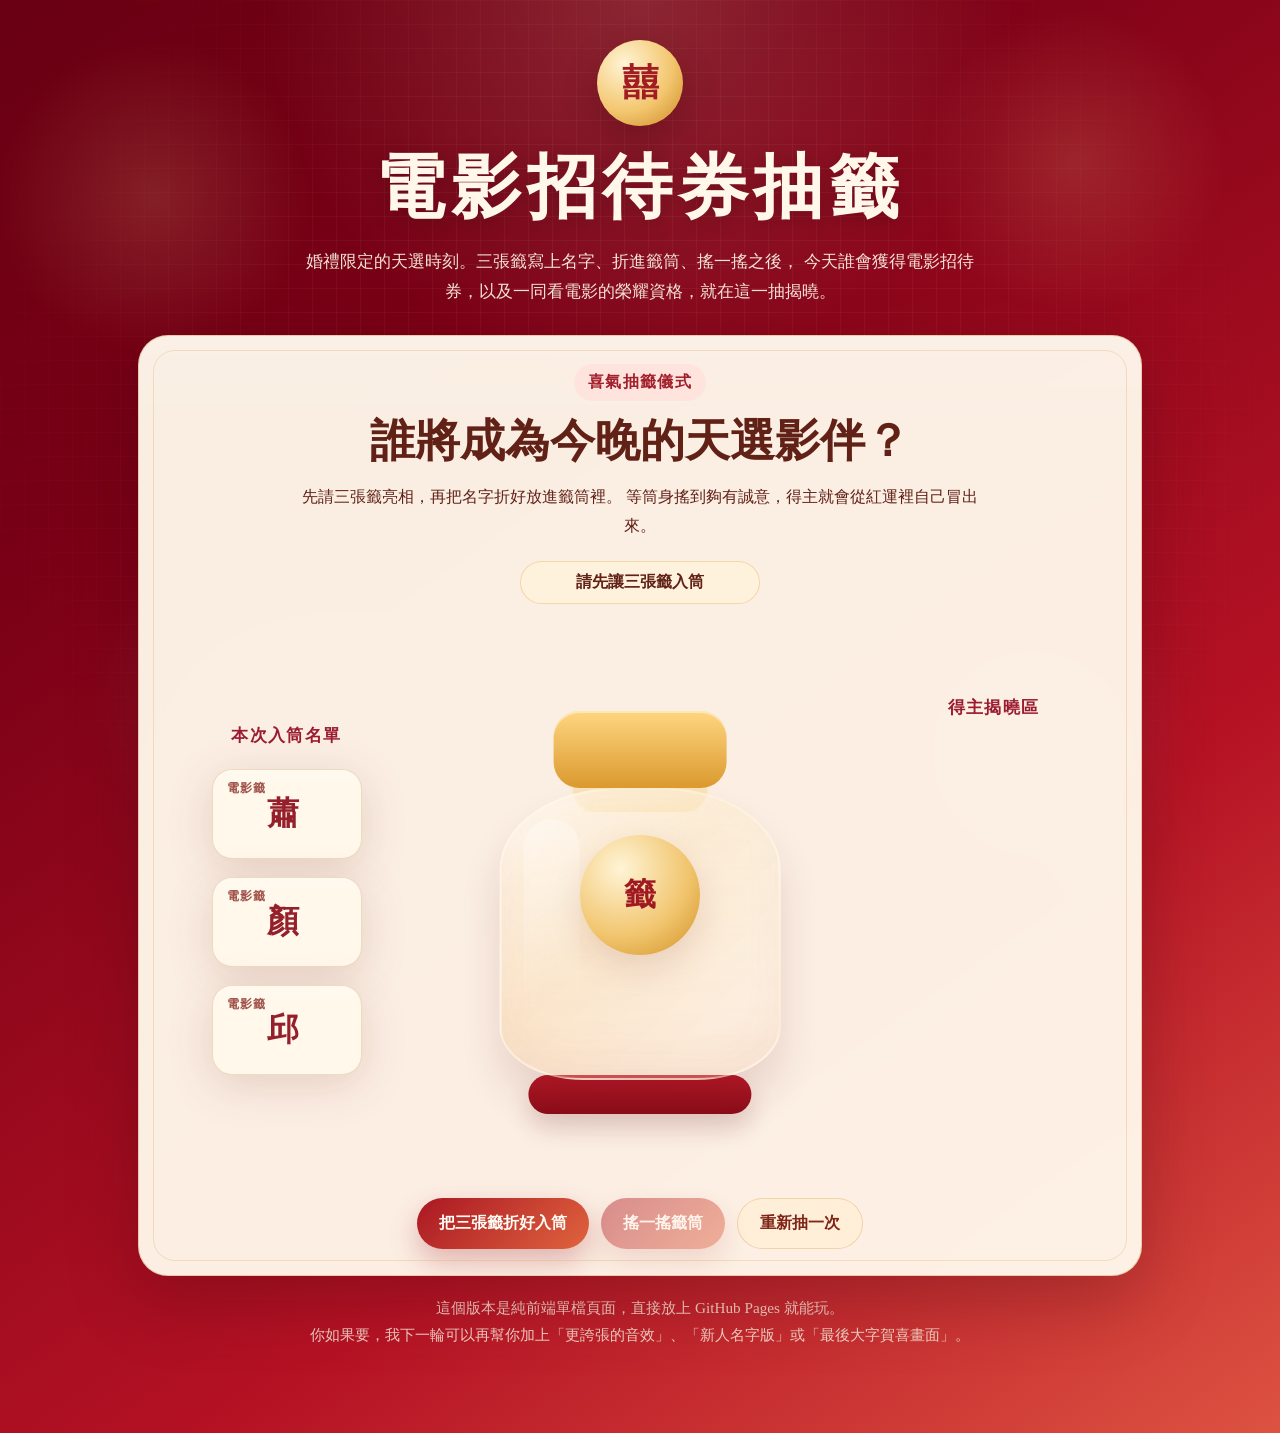
<file: index.html>
<!DOCTYPE html>
<html lang="zh-Hant">
<head>
  <meta charset="UTF-8">
  <meta name="viewport" content="width=device-width, initial-scale=1.0">
  <title>電影招待券抽籤｜婚禮限定</title>
  <style>
    :root {
      --red-1: #790016;
      --red-2: #b51224;
      --red-3: #d93538;
      --gold-1: #f8d78d;
      --gold-2: #d7982f;
      --paper: #fff8eb;
      --ink: #612117;
      --line: rgba(155, 80, 37, 0.25);
      --shadow: 0 24px 70px rgba(57, 7, 14, 0.28);
      --good: #7f131f;
    }

    * {
      box-sizing: border-box;
    }

    html,
    body {
      margin: 0;
      min-height: 100%;
      font-family: "PingFang TC", "Noto Serif TC", "Microsoft JhengHei", serif;
      color: var(--ink);
      background:
        radial-gradient(circle at top, rgba(255, 234, 200, 0.16), transparent 24%),
        linear-gradient(145deg, #690013 0%, var(--red-1) 25%, var(--red-2) 68%, #dd5241 100%);
    }

    body {
      overflow-x: hidden;
      position: relative;
    }

    body::before,
    body::after {
      content: "";
      position: fixed;
      inset: 0;
      pointer-events: none;
      z-index: 0;
    }

    body::before {
      background:
        radial-gradient(circle at 12% 22%, rgba(255, 218, 151, 0.14), transparent 12%),
        radial-gradient(circle at 84% 18%, rgba(255, 218, 151, 0.14), transparent 12%),
        radial-gradient(circle at 20% 78%, rgba(255, 244, 220, 0.08), transparent 14%),
        radial-gradient(circle at 80% 82%, rgba(255, 244, 220, 0.08), transparent 14%);
    }

    body::after {
      background-image:
        linear-gradient(rgba(255, 232, 193, 0.05) 1px, transparent 1px),
        linear-gradient(90deg, rgba(255, 232, 193, 0.05) 1px, transparent 1px);
      background-size: 24px 24px;
      mask-image: radial-gradient(circle at center, black 42%, transparent 88%);
      -webkit-mask-image: radial-gradient(circle at center, black 42%, transparent 88%);
    }

    .glow {
      position: fixed;
      top: -12vh;
      width: 64px;
      aspect-ratio: 0.75;
      border-radius: 18px;
      background: linear-gradient(180deg, #ffd18d 0%, #ff9a58 18%, #c91927 100%);
      box-shadow: 0 0 30px rgba(255, 197, 103, 0.35);
      opacity: 0.72;
      z-index: 0;
      animation: floatDown linear infinite;
    }

    .glow::before,
    .glow::after {
      content: "";
      position: absolute;
      left: 50%;
      transform: translateX(-50%);
    }

    .glow::before {
      top: 7px;
      width: 30px;
      height: 10px;
      background: rgba(255, 245, 226, 0.52);
      border-radius: 999px;
    }

    .glow::after {
      bottom: -16px;
      width: 2px;
      height: 20px;
      background: rgba(255, 233, 198, 0.8);
    }

    .shell {
      position: relative;
      z-index: 1;
      width: min(100%, 1040px);
      margin: 0 auto;
      padding: 28px 18px 70px;
    }

    .hero {
      text-align: center;
      padding: 12px 4px 28px;
    }

    .crest {
      width: 86px;
      height: 86px;
      margin: 0 auto 14px;
      display: grid;
      place-items: center;
      border-radius: 50%;
      background: radial-gradient(circle at 32% 28%, #fff4d4 0%, #f3c66f 56%, #cb881f 100%);
      box-shadow: 0 14px 34px rgba(53, 6, 10, 0.26);
      color: #a21d23;
      font-size: 2.3rem;
      font-weight: 700;
    }

    .hero h1 {
      margin: 0;
      font-size: clamp(2.2rem, 6vw, 4.4rem);
      letter-spacing: 0.08em;
      color: #fff7e9;
      text-shadow: 0 4px 18px rgba(66, 10, 15, 0.35);
    }

    .hero p {
      width: min(100%, 700px);
      margin: 12px auto 0;
      line-height: 1.8;
      font-size: 1.04rem;
      color: rgba(255, 246, 230, 0.92);
    }

    .card {
      position: relative;
      overflow: hidden;
      border-radius: 30px;
      border: 1px solid rgba(199, 133, 66, 0.35);
      background:
        linear-gradient(180deg, rgba(255, 255, 255, 0.11), transparent 10%),
        rgba(255, 248, 236, 0.96);
      box-shadow: var(--shadow);
      backdrop-filter: blur(10px);
    }

    .card::before {
      content: "";
      position: absolute;
      inset: 14px;
      border-radius: 22px;
      border: 1px solid rgba(213, 160, 80, 0.26);
      pointer-events: none;
    }

    .game {
      padding: 28px 24px 26px;
    }

    .ribbon {
      display: inline-block;
      padding: 8px 14px;
      border-radius: 999px;
      background: rgba(255, 226, 220, 0.82);
      color: #a2202c;
      font-weight: 700;
      letter-spacing: 0.08em;
      margin-bottom: 10px;
    }

    .game-head {
      text-align: center;
      margin-bottom: 20px;
    }

    .game-head h2 {
      margin: 0;
      font-size: clamp(1.7rem, 4vw, 2.8rem);
    }

    .game-head p {
      max-width: 700px;
      margin: 12px auto 0;
      line-height: 1.8;
    }

    .status {
      display: flex;
      justify-content: center;
      margin-bottom: 16px;
    }

    .status-pill {
      padding: 10px 16px;
      border-radius: 999px;
      background: rgba(255, 242, 221, 0.96);
      border: 1px solid rgba(213, 156, 43, 0.3);
      font-weight: 700;
      text-align: center;
      min-width: 240px;
    }

    .arena {
      display: grid;
      grid-template-columns: 1fr minmax(280px, 420px) 1fr;
      gap: 20px;
      align-items: center;
      min-height: 560px;
      position: relative;
    }

    .name-row,
    .result-zone {
      min-height: 420px;
      display: flex;
      flex-direction: column;
      justify-content: center;
      align-items: center;
      gap: 16px;
    }

    .name-row h3,
    .result-zone h3 {
      margin: 0 0 6px;
      font-size: 1.05rem;
      letter-spacing: 0.08em;
      color: #9b1c31;
    }

    .slips {
      display: flex;
      flex-direction: column;
      gap: 18px;
      align-items: center;
      width: 100%;
    }

    .slip {
      position: relative;
      width: 150px;
      height: 90px;
      transform-style: preserve-3d;
      transition:
        transform 900ms cubic-bezier(0.2, 0.74, 0.2, 1),
        opacity 500ms ease,
        filter 300ms ease;
      filter: drop-shadow(0 10px 22px rgba(116, 42, 24, 0.16));
    }

    .slip-card,
    .slip-fold {
      position: absolute;
      inset: 0;
      border-radius: 20px;
      border: 1px solid rgba(184, 123, 57, 0.24);
      backface-visibility: hidden;
    }

    .slip-card {
      display: grid;
      place-items: center;
      background:
        linear-gradient(180deg, rgba(255, 255, 255, 0.24), transparent 18%),
        var(--paper);
      color: #95202b;
      font-size: 2rem;
      font-weight: 700;
      letter-spacing: 0.2em;
    }

    .slip-card::before {
      content: "電影籤";
      position: absolute;
      top: 10px;
      left: 14px;
      font-size: 0.78rem;
      letter-spacing: 0.12em;
      color: rgba(133, 36, 29, 0.78);
    }

    .slip-fold {
      display: grid;
      place-items: center;
      background: linear-gradient(180deg, #cc2c37 0%, #a91424 100%);
      transform: rotateY(180deg);
      color: rgba(255, 247, 232, 0.88);
      font-size: 0.92rem;
      letter-spacing: 0.18em;
    }

    .slip-fold::before,
    .slip-fold::after {
      content: "";
      position: absolute;
      inset: 0;
      background:
        linear-gradient(135deg, transparent 49.2%, rgba(255, 233, 196, 0.78) 49.2%, rgba(255, 233, 196, 0.78) 50.8%, transparent 50.8%);
      border-radius: inherit;
      opacity: 0.55;
    }

    .slip-fold::after {
      transform: scaleX(-1);
    }

    .slip.folded {
      transform:
        translate(var(--tx), var(--ty))
        scale(0.46)
        rotate(-14deg)
        rotateY(180deg);
    }

    .slip.hidden {
      opacity: 0;
      pointer-events: none;
    }

    .machine-wrap {
      position: relative;
      display: flex;
      justify-content: center;
      align-items: center;
      min-height: 500px;
    }

    .machine {
      position: relative;
      width: min(100%, 360px);
      aspect-ratio: 0.84;
      display: flex;
      align-items: center;
      justify-content: center;
      transform-origin: center bottom;
    }

    .machine.shake {
      animation: shakeJar 1.5s ease-in-out 2;
    }

    .jar {
      position: relative;
      width: 100%;
      height: 100%;
    }

    .jar-top {
      position: absolute;
      top: 6%;
      left: 50%;
      transform: translateX(-50%);
      width: 48%;
      height: 18%;
      border-radius: 26px;
      background: linear-gradient(180deg, #fed681 0%, #db992e 100%);
      box-shadow: inset 0 2px 0 rgba(255, 249, 228, 0.5);
      z-index: 4;
    }

    .jar-neck {
      position: absolute;
      top: 14%;
      left: 50%;
      transform: translateX(-50%);
      width: 38%;
      height: 16%;
      border-radius: 0 0 26px 26px;
      background: linear-gradient(180deg, rgba(255, 235, 199, 0.78), rgba(246, 208, 143, 0.56));
      border: 2px solid rgba(255, 247, 225, 0.34);
      z-index: 1;
    }

    .jar-body {
      position: absolute;
      left: 50%;
      bottom: 8%;
      transform: translateX(-50%);
      width: 78%;
      height: 68%;
      border-radius: 42% 42% 30% 30% / 28% 28% 18% 18%;
      background:
        linear-gradient(135deg, rgba(255, 255, 255, 0.55), rgba(255, 232, 199, 0.2) 18%, rgba(241, 185, 90, 0.12) 42%, rgba(255, 255, 255, 0.1) 80%),
        linear-gradient(180deg, rgba(255, 249, 236, 0.48), rgba(244, 190, 104, 0.12));
      border: 2px solid rgba(255, 248, 231, 0.46);
      box-shadow:
        inset 0 0 34px rgba(255, 255, 255, 0.18),
        inset 0 -18px 34px rgba(197, 72, 48, 0.08),
        0 26px 42px rgba(84, 12, 19, 0.12);
      overflow: hidden;
      z-index: 2;
    }

    .jar-body::before {
      content: "";
      position: absolute;
      left: 8%;
      top: 10%;
      width: 20%;
      height: 66%;
      border-radius: 999px;
      background: linear-gradient(180deg, rgba(255, 255, 255, 0.58), transparent);
      opacity: 0.55;
    }

    .jar-label {
      position: absolute;
      left: 50%;
      top: 35%;
      transform: translateX(-50%);
      width: 120px;
      height: 120px;
      border-radius: 50%;
      display: grid;
      place-items: center;
      background: radial-gradient(circle at 34% 28%, #fff4d6 0%, #f1c56e 58%, #d08f22 100%);
      color: #9f1923;
      font-size: 2rem;
      font-weight: 700;
      box-shadow: 0 14px 34px rgba(103, 25, 15, 0.12);
      z-index: 3;
    }

    .jar-base {
      position: absolute;
      left: 50%;
      bottom: 0;
      transform: translateX(-50%);
      width: 62%;
      height: 9%;
      border-radius: 20px;
      background: linear-gradient(180deg, #b71a28 0%, #8b0c19 100%);
      box-shadow: 0 14px 24px rgba(88, 11, 18, 0.16);
    }

    .inside-slip {
      position: absolute;
      width: 66px;
      height: 30px;
      border-radius: 10px;
      background: linear-gradient(180deg, #cf3540 0%, #a91627 100%);
      border: 1px solid rgba(255, 236, 203, 0.18);
      opacity: 0;
      transform: scale(0.6);
      transition: opacity 400ms ease, transform 400ms ease;
    }

    .inside-slip.visible {
      opacity: 1;
      transform: scale(1);
    }

    .inside-slip.one {
      left: 18%;
      bottom: 22%;
      rotate: -18deg;
    }

    .inside-slip.two {
      left: 38%;
      bottom: 16%;
      rotate: 11deg;
    }

    .inside-slip.three {
      right: 16%;
      bottom: 23%;
      rotate: 18deg;
    }

    .winner-shell {
      position: relative;
      min-height: 190px;
      width: 100%;
      display: flex;
      justify-content: center;
      align-items: flex-start;
    }

    .winner-slip {
      position: absolute;
      top: 18px;
      width: 172px;
      height: 220px;
      opacity: 0;
      transform: translateY(40px) scale(0.88);
      transition: transform 700ms cubic-bezier(0.2, 0.8, 0.2, 1), opacity 500ms ease;
      filter: drop-shadow(0 22px 36px rgba(100, 25, 14, 0.18));
    }

    .winner-slip.show {
      opacity: 1;
      transform: translateY(0) scale(1);
    }

    .winner-paper {
      position: absolute;
      inset: 0;
      border-radius: 24px;
      background:
        linear-gradient(180deg, rgba(255, 255, 255, 0.25), transparent 16%),
        var(--paper);
      border: 1px solid rgba(188, 124, 57, 0.24);
      display: flex;
      flex-direction: column;
      align-items: center;
      justify-content: center;
      gap: 8px;
      overflow: hidden;
    }

    .winner-paper::before {
      content: "天選影伴";
      position: absolute;
      top: 14px;
      left: 50%;
      transform: translateX(-50%);
      font-size: 0.78rem;
      letter-spacing: 0.14em;
      color: rgba(147, 31, 34, 0.78);
    }

    .winner-name {
      font-size: 3rem;
      letter-spacing: 0.24em;
      color: #9b1c31;
      font-weight: 700;
      margin-left: 0.24em;
    }

    .winner-caption {
      font-size: 0.95rem;
      line-height: 1.7;
      text-align: center;
      padding: 0 18px;
      color: #6b2417;
    }

    .winner-banner {
      min-height: 122px;
      width: min(100%, 280px);
      padding: 18px 18px 16px;
      border-radius: 24px;
      background:
        linear-gradient(180deg, rgba(255, 247, 232, 0.98), rgba(255, 236, 214, 0.95));
      border: 1px solid rgba(212, 160, 81, 0.26);
      text-align: center;
      line-height: 1.8;
      opacity: 0;
      transform: translateY(14px);
      transition: opacity 500ms ease, transform 500ms ease;
    }

    .winner-banner.show {
      opacity: 1;
      transform: translateY(0);
    }

    .winner-banner strong {
      display: block;
      color: #981824;
      font-size: 1.14rem;
    }

    .actions {
      display: flex;
      justify-content: center;
      gap: 12px;
      flex-wrap: wrap;
      margin-top: 18px;
    }

    .button {
      border: 0;
      border-radius: 999px;
      padding: 14px 22px;
      font: inherit;
      font-weight: 700;
      cursor: pointer;
      transition: transform 180ms ease, filter 180ms ease, opacity 180ms ease;
    }

    .button:hover,
    .button:focus-visible {
      transform: translateY(-2px);
      filter: brightness(1.03);
      outline: none;
    }

    .button-primary {
      color: #fffdf6;
      background: linear-gradient(135deg, #aa1723, #e0643e);
      box-shadow: 0 12px 28px rgba(146, 26, 35, 0.28);
    }

    .button-secondary {
      color: #7f2518;
      background: rgba(255, 239, 217, 0.96);
      border: 1px solid rgba(212, 159, 80, 0.34);
    }

    .button[disabled] {
      opacity: 0.45;
      cursor: not-allowed;
      transform: none;
      filter: none;
    }

    .sparkles {
      position: fixed;
      inset: 0;
      pointer-events: none;
      overflow: hidden;
      z-index: 3;
    }

    .spark {
      position: absolute;
      width: 10px;
      height: 16px;
      border-radius: 999px;
      background: linear-gradient(180deg, #ffe7a9 0%, #ff8ca0 100%);
      opacity: 0.88;
      animation: sparkleFall linear forwards;
    }

    .footer-note {
      margin-top: 18px;
      text-align: center;
      line-height: 1.8;
      color: rgba(255, 245, 229, 0.82);
      font-size: 0.95rem;
    }

    @keyframes floatDown {
      0% {
        transform: translate3d(0, -10vh, 0) rotate(0deg);
      }
      50% {
        transform: translate3d(14px, 50vh, 0) rotate(4deg);
      }
      100% {
        transform: translate3d(-10px, 118vh, 0) rotate(-4deg);
      }
    }

    @keyframes shakeJar {
      0%, 100% {
        transform: rotate(0deg);
      }
      15% {
        transform: rotate(-7deg);
      }
      30% {
        transform: rotate(7deg);
      }
      45% {
        transform: rotate(-9deg);
      }
      60% {
        transform: rotate(8deg);
      }
      75% {
        transform: rotate(-5deg);
      }
    }

    @keyframes sparkleFall {
      from {
        transform: translate3d(0, 0, 0) rotate(0deg);
      }
      to {
        transform: translate3d(var(--drift), 115vh, 0) rotate(340deg);
      }
    }

    @media (max-width: 940px) {
      .arena {
        grid-template-columns: 1fr;
        gap: 8px;
        min-height: auto;
      }

      .name-row,
      .result-zone {
        min-height: auto;
      }

      .slips {
        flex-direction: row;
        flex-wrap: wrap;
        justify-content: center;
      }

      .winner-shell {
        min-height: 230px;
      }
    }

    @media (max-width: 640px) {
      .shell {
        padding-inline: 12px;
      }

      .game {
        padding: 20px 16px 22px;
      }

      .slip {
        width: 108px;
        height: 72px;
      }

      .slip-card {
        font-size: 1.5rem;
      }

      .machine {
        width: min(100%, 320px);
      }

      .winner-slip {
        width: 154px;
        height: 198px;
      }

      .winner-name {
        font-size: 2.6rem;
      }
    }
  </style>
</head>
<body>
  <div class="glow" style="left: 9%; animation-duration: 16s; animation-delay: -4s;"></div>
  <div class="glow" style="left: 25%; animation-duration: 18s; animation-delay: -12s; transform: scale(0.86);"></div>
  <div class="glow" style="left: 72%; animation-duration: 17s; animation-delay: -8s;"></div>
  <div class="glow" style="left: 88%; animation-duration: 19s; animation-delay: -15s; transform: scale(0.82);"></div>

  <div class="sparkles" id="sparkles" aria-hidden="true"></div>

  <main class="shell">
    <section class="hero">
      <div class="crest" aria-hidden="true">囍</div>
      <h1>電影招待券抽籤</h1>
      <p>
        婚禮限定的天選時刻。三張籤寫上名字、折進籤筒、搖一搖之後，
        今天誰會獲得電影招待券，以及一同看電影的榮耀資格，就在這一抽揭曉。
      </p>
    </section>

    <section class="card game">
      <div class="game-head">
        <span class="ribbon">喜氣抽籤儀式</span>
        <h2>誰將成為今晚的天選影伴？</h2>
        <p>
          先請三張籤亮相，再把名字折好放進籤筒裡。
          等筒身搖到夠有誠意，得主就會從紅運裡自己冒出來。
        </p>
      </div>

      <div class="status">
        <div class="status-pill" id="statusText">請先讓三張籤入筒</div>
      </div>

      <div class="arena">
        <section class="name-row">
          <h3>本次入筒名單</h3>
          <div class="slips" id="slips">
            <div class="slip" data-name="蕭" style="--tx: 238px; --ty: 250px;">
              <div class="slip-card">蕭</div>
              <div class="slip-fold">囍</div>
            </div>
            <div class="slip" data-name="顏" style="--tx: 260px; --ty: 315px;">
              <div class="slip-card">顏</div>
              <div class="slip-fold">囍</div>
            </div>
            <div class="slip" data-name="邱" style="--tx: 292px; --ty: 268px;">
              <div class="slip-card">邱</div>
              <div class="slip-fold">囍</div>
            </div>
          </div>
        </section>

        <section class="machine-wrap">
          <div class="machine" id="machine">
            <div class="jar">
              <div class="jar-top"></div>
              <div class="jar-neck"></div>
              <div class="jar-body">
                <div class="inside-slip one" id="inside1"></div>
                <div class="inside-slip two" id="inside2"></div>
                <div class="inside-slip three" id="inside3"></div>
              </div>
              <div class="jar-label">籤</div>
              <div class="jar-base"></div>
            </div>
          </div>
        </section>

        <section class="result-zone">
          <h3>得主揭曉區</h3>
          <div class="winner-shell">
            <div class="winner-slip" id="winnerSlip">
              <div class="winner-paper">
                <div class="winner-name">蕭</div>
                <div class="winner-caption">獲得電影招待券<br>以及一同看電影資格</div>
              </div>
            </div>
          </div>
          <div class="winner-banner" id="winnerBanner">
            <strong>恭喜蕭</strong>
            這一抽由你中籤。今晚的電影邀請與陪看資格，就在這張喜氣洋洋的籤裡定案。
          </div>
        </section>
      </div>

      <div class="actions">
        <button class="button button-primary" id="loadButton">把三張籤折好入筒</button>
        <button class="button button-primary" id="shakeButton" disabled>搖一搖籤筒</button>
        <button class="button button-secondary" id="resetButton">重新抽一次</button>
      </div>
    </section>

    <p class="footer-note">
      這個版本是純前端單檔頁面，直接放上 GitHub Pages 就能玩。<br>
      你如果要，我下一輪可以再幫你加上「更誇張的音效」、「新人名字版」或「最後大字賀喜畫面」。
    </p>
  </main>

  <script>
    const loadButton = document.getElementById("loadButton");
    const shakeButton = document.getElementById("shakeButton");
    const resetButton = document.getElementById("resetButton");
    const machine = document.getElementById("machine");
    const statusText = document.getElementById("statusText");
    const winnerSlip = document.getElementById("winnerSlip");
    const winnerBanner = document.getElementById("winnerBanner");
    const sparkles = document.getElementById("sparkles");
    const slips = Array.from(document.querySelectorAll(".slip"));
    const insideSlips = [
      document.getElementById("inside1"),
      document.getElementById("inside2"),
      document.getElementById("inside3")
    ];

    let loaded = false;
    let drawing = false;

    function playTone(frequency, duration, delay = 0, type = "sine") {
      const AudioContextClass = window.AudioContext || window.webkitAudioContext;
      if (!AudioContextClass) return;

      window.setTimeout(() => {
        const context = new AudioContextClass();
        const oscillator = context.createOscillator();
        const gain = context.createGain();

        oscillator.type = type;
        oscillator.frequency.value = frequency;
        gain.gain.setValueAtTime(0.0001, context.currentTime);
        gain.gain.exponentialRampToValueAtTime(0.038, context.currentTime + 0.02);
        gain.gain.exponentialRampToValueAtTime(0.0001, context.currentTime + duration);

        oscillator.connect(gain);
        gain.connect(context.destination);
        oscillator.start();
        oscillator.stop(context.currentTime + duration + 0.02);
        oscillator.onended = () => context.close();
      }, delay * 1000);
    }

    function burstSparkles(count) {
      for (let i = 0; i < count; i += 1) {
        const spark = document.createElement("span");
        spark.className = "spark";
        spark.style.left = Math.random() * 100 + "vw";
        spark.style.animationDuration = 3.2 + Math.random() * 2.2 + "s";
        spark.style.animationDelay = Math.random() * 0.18 + "s";
        spark.style.opacity = (0.55 + Math.random() * 0.4).toFixed(2);
        spark.style.setProperty("--drift", (Math.random() * 180 - 90) + "px");
        sparkles.appendChild(spark);

        window.setTimeout(() => {
          spark.remove();
        }, 6000);
      }
    }

    function resetGame() {
      loaded = false;
      drawing = false;
      statusText.textContent = "請先讓三張籤入筒";
      winnerSlip.classList.remove("show");
      winnerBanner.classList.remove("show");
      shakeButton.disabled = true;
      loadButton.disabled = false;
      slips.forEach((slip) => {
        slip.classList.remove("folded", "hidden");
      });
      insideSlips.forEach((item) => item.classList.remove("visible"));
      machine.classList.remove("shake");
    }

    function loadSlips() {
      if (loaded || drawing) return;

      statusText.textContent = "三張籤正在折好入筒";
      loadButton.disabled = true;

      slips.forEach((slip, index) => {
        window.setTimeout(() => {
          slip.classList.add("folded");
          playTone(540 + index * 70, 0.07, 0, "triangle");
        }, index * 320);

        window.setTimeout(() => {
          slip.classList.add("hidden");
          insideSlips[index].classList.add("visible");
        }, 780 + index * 320);
      });

      window.setTimeout(() => {
        loaded = true;
        shakeButton.disabled = false;
        statusText.textContent = "入筒完成，現在可以搖一搖";
      }, 1850);
    }

    function revealWinner() {
      winnerSlip.classList.add("show");
      winnerBanner.classList.add("show");
      statusText.textContent = "天選影伴已揭曉";
      burstSparkles(34);
      playTone(660, 0.08, 0, "triangle");
      playTone(880, 0.08, 0.09, "triangle");
      playTone(1120, 0.11, 0.19, "sine");
      drawing = false;
    }

    function shakeJar() {
      if (!loaded || drawing) return;
      drawing = true;
      shakeButton.disabled = true;
      statusText.textContent = "籤筒搖晃中，請稍候見證";
      machine.classList.remove("shake");
      void machine.offsetWidth;
      machine.classList.add("shake");

      playTone(220, 0.1, 0, "square");
      playTone(250, 0.1, 0.18, "square");
      playTone(220, 0.1, 0.34, "square");
      playTone(280, 0.1, 0.52, "square");

      window.setTimeout(() => {
        revealWinner();
      }, 2350);
    }

    loadButton.addEventListener("click", loadSlips);
    shakeButton.addEventListener("click", shakeJar);
    resetButton.addEventListener("click", resetGame);

    resetGame();
  </script>
</body>
</html>
</file>
